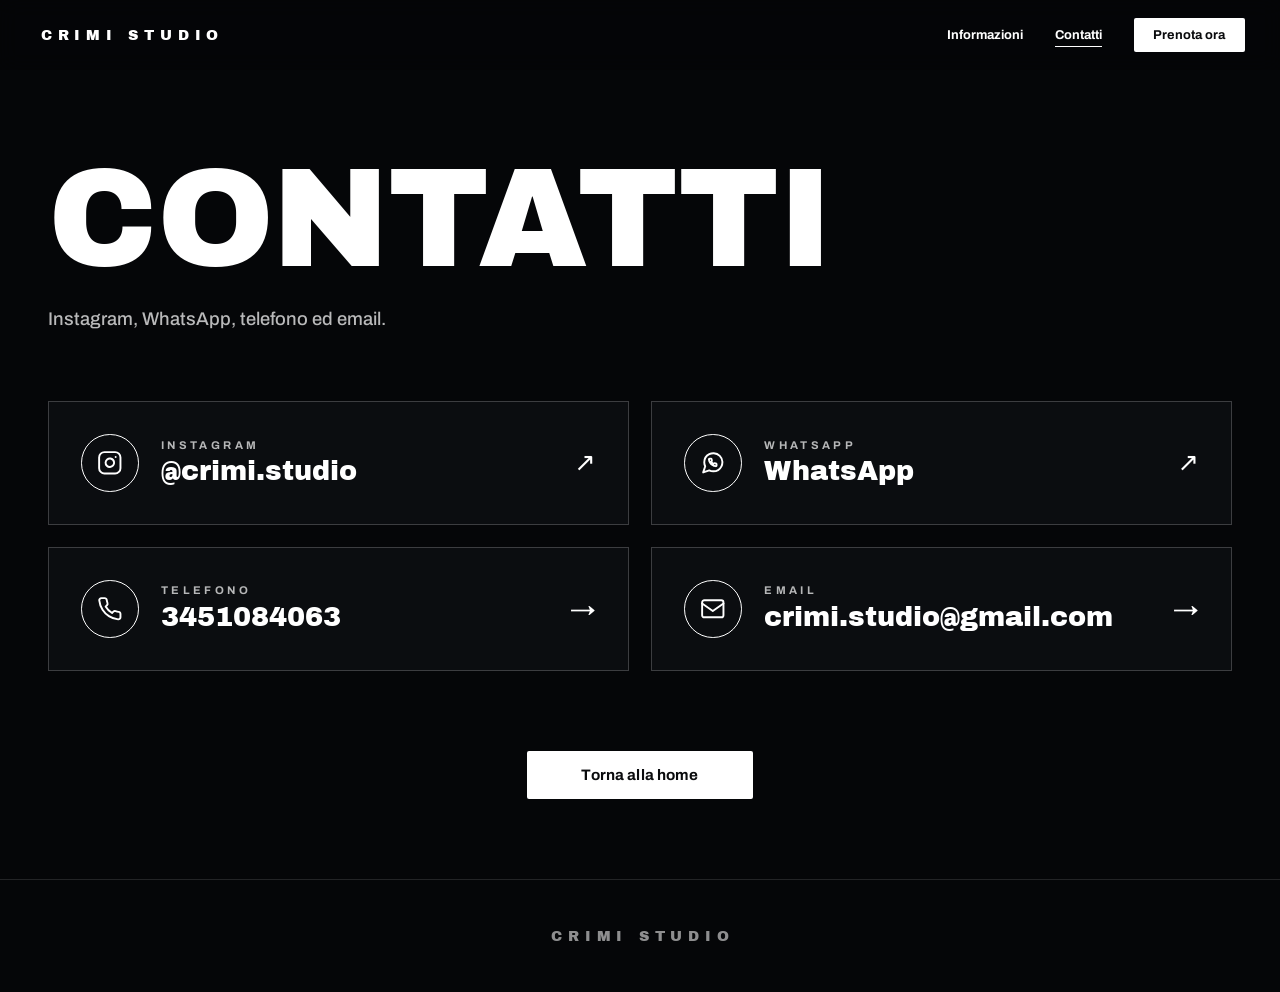
<file: contact.html>
<!doctype html>
<html lang="it">
<head>
  <meta charset="utf-8">
  <meta name="viewport" content="width=device-width, initial-scale=1">
  <title>Contatti | Crimi Studio</title>
  <meta name="description" content="Contatta Crimi Studio: Instagram, WhatsApp, telefono ed email.">
  <meta name="theme-color" content="#050608">

  <!--google fonts-->
  <link rel="preconnect" href="https://fonts.googleapis.com">
  <link rel="preconnect" href="https://fonts.gstatic.com" crossorigin>
  <link href="https://fonts.googleapis.com/css2?family=Archivo:wght@500;700;800&family=Archivo+Black&display=swap" rel="stylesheet">

  <!--css style-->
  <link rel="stylesheet" href="style.css">
</head>

<body class="page-info">
  <!--navbar (sulle pagine interne è sempre leggibile)-->
  <header class="nav is-solid" id="nav">
    <a class="nav-brand" href="./index.html">CRIMI STUDIO</a>

    <nav class="nav-links" aria-label="Menu principale">
      <a href="./info.html">Informazioni</a>
      <a href="./contact.html" aria-current="page">Contatti</a>
    </nav>

    <a class="btn-cream btn-nav" href="./prenota.html">Prenota ora</a>
  </header>

  <main>
    <!--intestazione-->
    <section class="info-hero">
      <h1 class="info-title" data-reveal>CONTATTI</h1>
      <p class="info-lead" data-reveal style="--d: 0.12s">Instagram, WhatsApp, telefono ed email.</p>
    </section>

    <!--i quattro contatti-->
    <section class="contact-section" aria-label="Contatti">
      <div class="contact-grid">

        <!--instagram-->
        <a class="contact-card" href="https://www.instagram.com/crimi.studio/" target="_blank" rel="noopener" data-reveal style="--d: 0s">
          <span class="contact-icon" aria-hidden="true">
            <svg viewBox="0 0 24 24" fill="none" stroke="currentColor" stroke-width="1.8" stroke-linecap="round" stroke-linejoin="round">
              <rect x="2" y="2" width="20" height="20" rx="5" ry="5"></rect>
              <path d="M16 11.37A4 4 0 1 1 12.63 8 4 4 0 0 1 16 11.37z"></path>
              <line x1="17.5" y1="6.5" x2="17.51" y2="6.5"></line>
            </svg>
          </span>
          <span class="contact-text">
            <span class="contact-label">Instagram</span>
            <span class="contact-value">@crimi.studio</span>
          </span>
          <span class="contact-arrow" aria-hidden="true">&#8599;</span>
        </a>

        <!--whatsapp-->
        <a class="contact-card" href="https://wa.me/393451084063" target="_blank" rel="noopener" data-reveal style="--d: 0.12s">
          <span class="contact-icon" aria-hidden="true">
            <svg viewBox="0 0 24 24" fill="none" stroke="currentColor" stroke-width="1.8" stroke-linecap="round" stroke-linejoin="round">
              <path d="M21 11.5a8.38 8.38 0 0 1-.9 3.8 8.5 8.5 0 0 1-7.6 4.7 8.38 8.38 0 0 1-3.8-.9L3 21l1.9-5.7a8.38 8.38 0 0 1-.9-3.8 8.5 8.5 0 0 1 4.7-7.6 8.38 8.38 0 0 1 3.8-.9h.5a8.48 8.48 0 0 1 8 8v.5z"></path>
              <g transform="translate(7.6 7.3) scale(0.36)">
                <path stroke-width="4.8" d="M22 16.92v3a2 2 0 0 1-2.18 2 19.79 19.79 0 0 1-8.63-3.07 19.5 19.5 0 0 1-6-6 19.79 19.79 0 0 1-3.07-8.67A2 2 0 0 1 4.11 2h3a2 2 0 0 1 2 1.72 12.84 12.84 0 0 0 .7 2.81 2 2 0 0 1-.45 2.11L8.09 9.91a16 16 0 0 0 6 6l1.27-1.27a2 2 0 0 1 2.11-.45 12.84 12.84 0 0 0 2.81.7A2 2 0 0 1 22 16.92z"></path>
              </g>
            </svg>
          </span>
          <span class="contact-text">
            <span class="contact-label">WhatsApp</span>
            <span class="contact-value"> WhatsApp</span>
          </span>
          <span class="contact-arrow" aria-hidden="true">&#8599;</span>
        </a>

        <!--telefono-->
        <a class="contact-card" href="tel:+393451084063" data-reveal style="--d: 0.24s">
          <span class="contact-icon" aria-hidden="true">
            <svg viewBox="0 0 24 24" fill="none" stroke="currentColor" stroke-width="1.8" stroke-linecap="round" stroke-linejoin="round">
              <path d="M22 16.92v3a2 2 0 0 1-2.18 2 19.79 19.79 0 0 1-8.63-3.07 19.5 19.5 0 0 1-6-6 19.79 19.79 0 0 1-3.07-8.67A2 2 0 0 1 4.11 2h3a2 2 0 0 1 2 1.72 12.84 12.84 0 0 0 .7 2.81 2 2 0 0 1-.45 2.11L8.09 9.91a16 16 0 0 0 6 6l1.27-1.27a2 2 0 0 1 2.11-.45 12.84 12.84 0 0 0 2.81.7A2 2 0 0 1 22 16.92z"></path>
            </svg>
          </span>
          <span class="contact-text">
            <span class="contact-label">Telefono</span>
            <span class="contact-value">3451084063</span>
          </span>
          <span class="contact-arrow" aria-hidden="true">&#8594;</span>
        </a>

        <!--email-->
        <a class="contact-card" href="mailto:crimi.studio@gmail.com" data-reveal style="--d: 0.36s">
          <span class="contact-icon" aria-hidden="true">
            <svg viewBox="0 0 24 24" fill="none" stroke="currentColor" stroke-width="1.8" stroke-linecap="round" stroke-linejoin="round">
              <rect x="2" y="4" width="20" height="16" rx="2"></rect>
              <path d="m22 7-10 7L2 7"></path>
            </svg>
          </span>
          <span class="contact-text">
            <span class="contact-label">Email</span>
            <span class="contact-value">crimi.studio@gmail.com</span>
          </span>
          <span class="contact-arrow" aria-hidden="true">&#8594;</span>
        </a>

      </div>
    </section>

    <div class="back-wrap">
      <a href="./index.html" class="btn-cream btn-wide">Torna alla home</a>
    </div>
  </main>

  <footer class="footer footer-short">
    <p>CRIMI STUDIO</p>
  </footer>

  <!--js del sito-->
  <script src="script.js"></script>
</body>
</html>
</file>
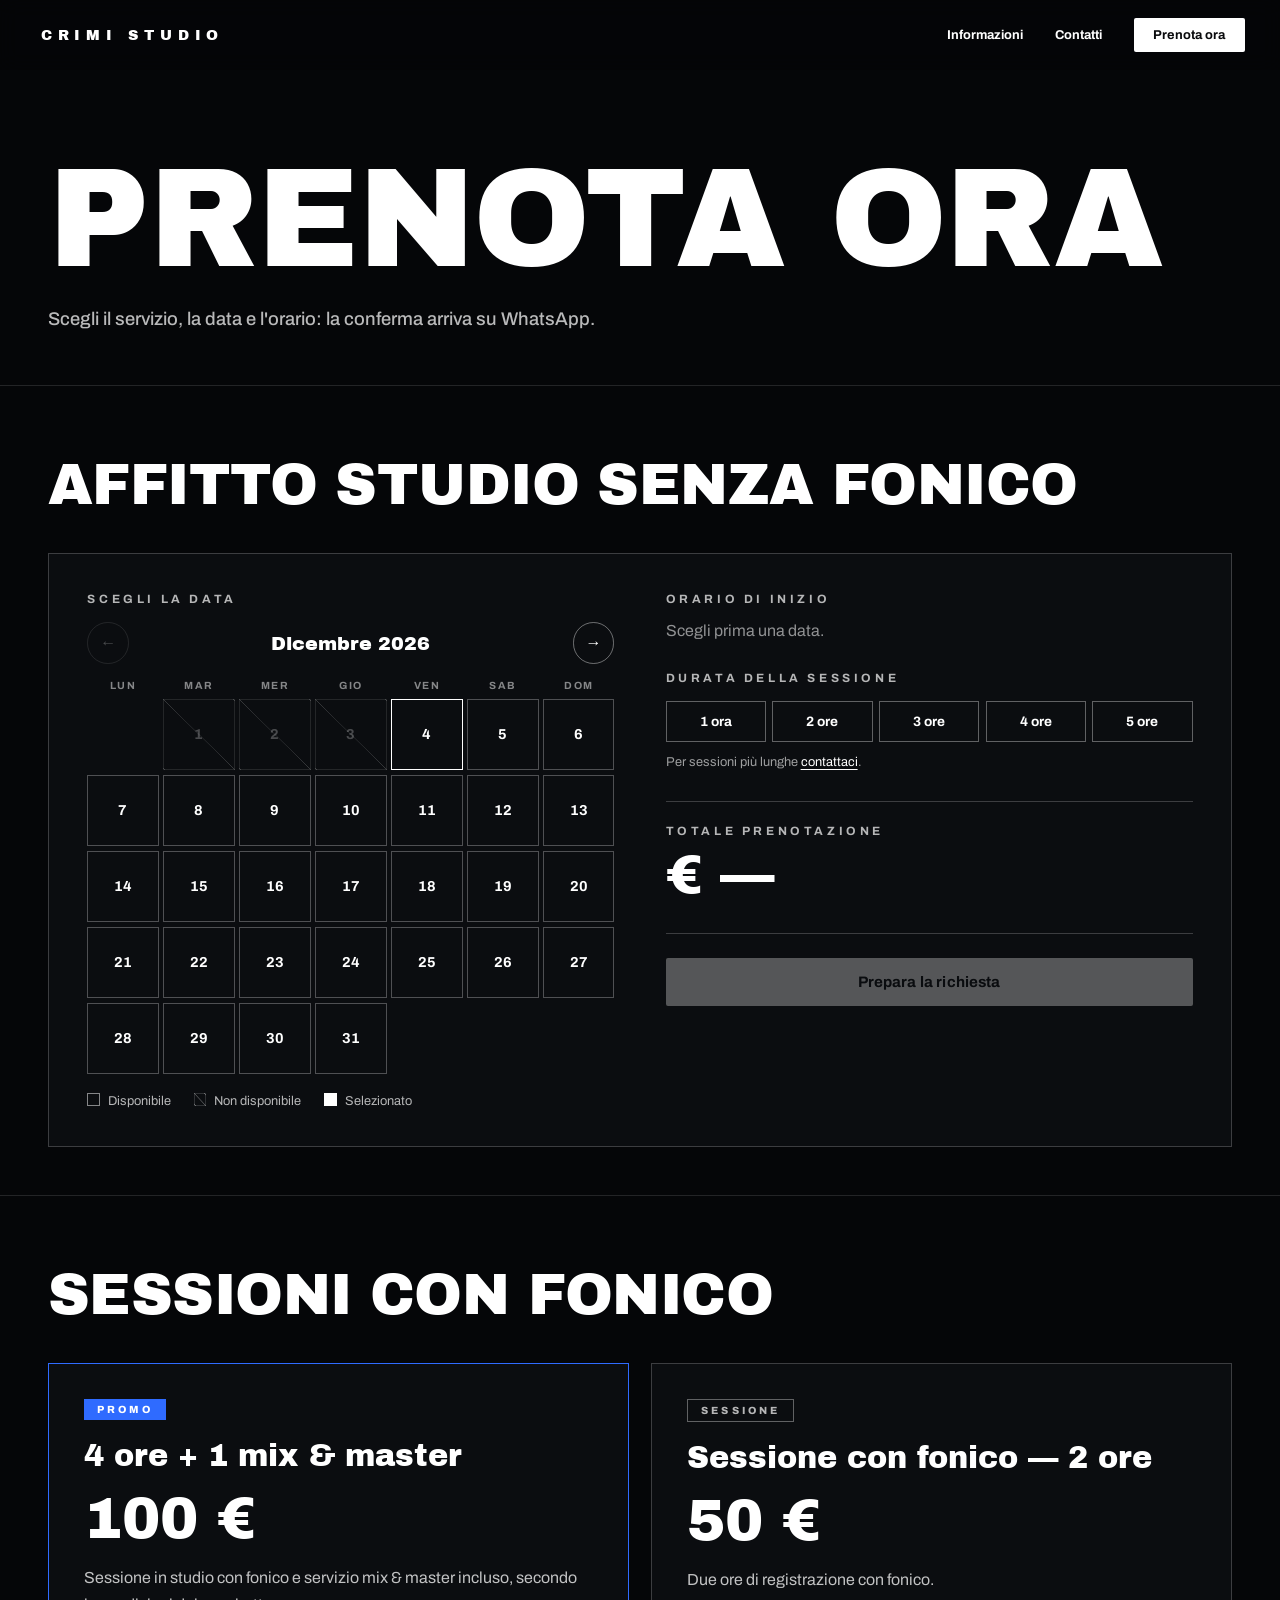
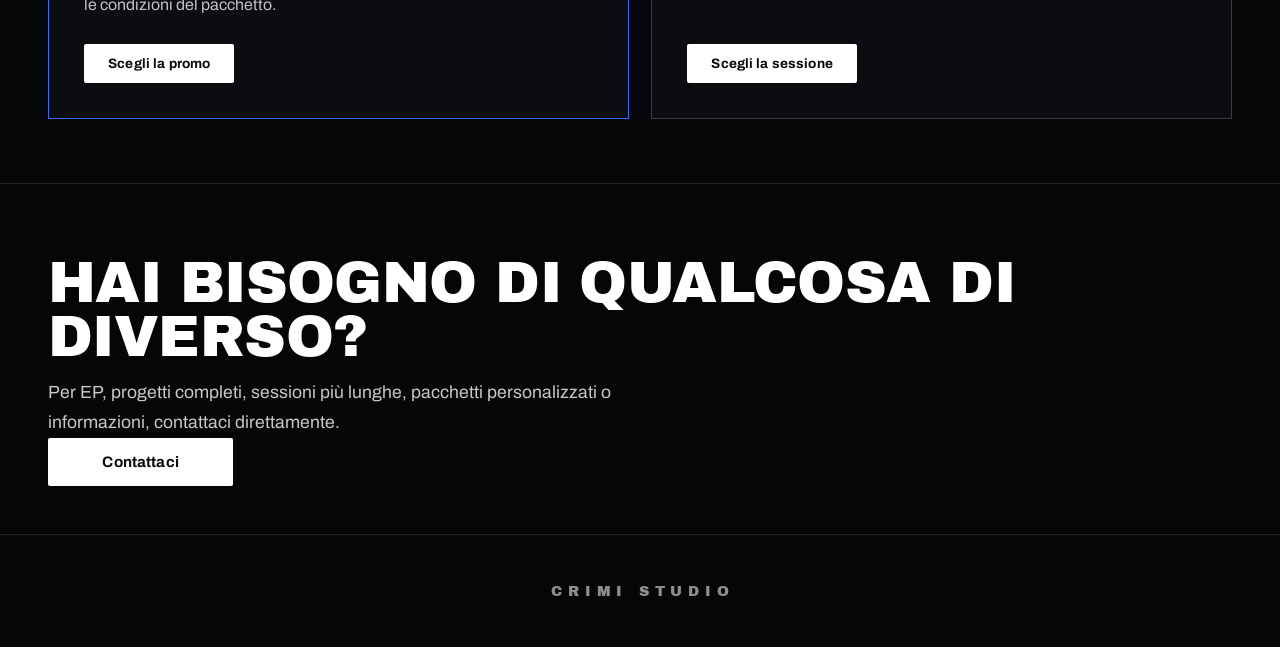
<file: prenota.html>
<!doctype html>
<html lang="it">
<head>
  <meta charset="utf-8">
  <meta name="viewport" content="width=device-width, initial-scale=1">
  <title>Prenota ora | Crimi Studio</title>
  <meta name="description" content="Prenota Crimi Studio: affitto studio senza fonico, sessioni con fonico e mix & master.">
  <meta name="theme-color" content="#050608">

  <!--google fonts-->
  <link rel="preconnect" href="https://fonts.googleapis.com">
  <link rel="preconnect" href="https://fonts.gstatic.com" crossorigin>
  <link href="https://fonts.googleapis.com/css2?family=Archivo:wght@500;700;800&family=Archivo+Black&display=swap" rel="stylesheet">

  <!--css style-->
  <link rel="stylesheet" href="style.css">
</head>

<body class="page-info page-book">
  <!--navbar (sulle pagine interne è sempre leggibile)-->
  <header class="nav is-solid" id="nav">
    <a class="nav-brand" href="./index.html">CRIMI STUDIO</a>

    <nav class="nav-links" aria-label="Menu principale">
      <a href="./info.html">Informazioni</a>
      <a href="./contact.html">Contatti</a>
    </nav>

    <a class="btn-cream btn-nav" href="./prenota.html">Prenota ora</a>
  </header>

  <main>
    <!--intestazione-->
    <section class="info-hero">
      <h1 class="info-title" data-reveal>PRENOTA ORA</h1>
      <p class="info-lead" data-reveal style="--d: 0.12s">Scegli il servizio, la data e l'orario: la conferma arriva su WhatsApp.</p>
    </section>

    <!-- ============ 01 — AFFITTO SENZA FONICO ============ -->
    <section class="book-section" id="affitto" aria-labelledby="t-affitto">
      <header class="book-head" data-reveal>
        <h2 class="book-title" id="t-affitto">Affitto studio senza fonico</h2>
      </header>

      <div class="book-panel" data-reveal>
        <!--colonna sinistra: calendario-->
        <div class="book-col">
          <h3 class="book-step">Scegli la data</h3>

          <div class="cal" id="cal">
            <div class="cal-bar">
              <button class="cal-nav" id="calPrev" type="button" aria-label="Mese precedente">&#8592;</button>
              <p class="cal-month" id="calTitle" aria-live="polite"></p>
              <button class="cal-nav" id="calNext" type="button" aria-label="Mese successivo">&#8594;</button>
            </div>

            <div class="cal-week" aria-hidden="true">
              <span>Lun</span><span>Mar</span><span>Mer</span><span>Gio</span><span>Ven</span><span>Sab</span><span>Dom</span>
            </div>

            <div class="cal-grid" id="calGrid"></div>
          </div>

          <ul class="cal-legend" aria-label="Legenda del calendario">
            <li><i class="lg lg-free"></i>Disponibile</li>
            <li><i class="lg lg-off"></i>Non disponibile</li>
            <li><i class="lg lg-sel"></i>Selezionato</li>
          </ul>
        </div>

        <!--colonna destra: orario, durata, totale-->
        <div class="book-col">
          <h3 class="book-step">Orario di inizio</h3>
          <div class="slots" id="slots" role="group" aria-label="Orario di inizio"></div>

          <fieldset class="duration">
            <legend class="book-step">Durata della sessione</legend>
            <div class="seg" id="durGroup">
              <label><input type="radio" name="durata" value="1"><span>1 ora</span></label>
              <label><input type="radio" name="durata" value="2"><span>2 ore</span></label>
              <label><input type="radio" name="durata" value="3"><span>3 ore</span></label>
              <label><input type="radio" name="durata" value="4"><span>4 ore</span></label>
              <label><input type="radio" name="durata" value="5"><span>5 ore</span></label>
            </div>
            <p class="dur-note">Per sessioni più lunghe <a href="./contact.html">contattaci</a>.</p>
          </fieldset>

          <div class="total">
            <p class="total-label">Totale prenotazione</p>
            <p class="total-value" id="totalValue" aria-live="polite">€ —</p>
          </div>

          <button class="btn-cream btn-wide btn-block" id="rentBtn" type="button" disabled>Prepara la richiesta</button>
        </div>
      </div>
    </section>

    <!-- ============ 02 — SESSIONI CON FONICO ============ -->
    <section class="book-section" id="fonico" aria-labelledby="t-fonico">
      <header class="book-head" data-reveal>
        <h2 class="book-title" id="t-fonico">Sessioni con fonico</h2>
      </header>

      <div class="offers">
        <article class="offer offer-promo" data-reveal>
          <p class="offer-tag">Promo</p>
          <h3 class="offer-name">4 ore + 1 mix &amp; master</h3>
          <p class="offer-price">100 €</p>
          <p class="offer-text">Sessione in studio con fonico e servizio mix &amp; master incluso, secondo le condizioni del pacchetto.</p>
          <button class="btn-cream offer-btn" type="button"
                  data-name="Promo: 4 ore + 1 mix & master" data-price="100" data-hours="4">Scegli la promo</button>
        </article>

        <article class="offer" data-reveal style="--d: 0.15s">
          <p class="offer-tag offer-tag-plain">Sessione</p>
          <h3 class="offer-name">Sessione con fonico — 2 ore</h3>
          <p class="offer-price">50 €</p>
          <p class="offer-text">Due ore di registrazione con fonico.</p>
          <button class="btn-cream offer-btn" type="button"
                  data-name="Sessione con fonico — 2 ore" data-price="50" data-hours="2">Scegli la sessione</button>
        </article>
      </div>

      <p class="offer-note" id="offerNote" role="status"></p>
    </section>

    <!-- ============ 04 — QUALCOSA DI DIVERSO ============ -->
    <section class="book-section book-last" id="altro" aria-labelledby="t-altro">
      <div class="book-other" data-reveal>
        <h2 class="book-title" id="t-altro">Hai bisogno di qualcosa di diverso?</h2>
        <p class="book-text">Per EP, progetti completi, sessioni più lunghe, pacchetti personalizzati o informazioni, contattaci direttamente.</p>
        <a class="btn-cream btn-wide" href="./contact.html">Contattaci</a>
      </div>
    </section>
  </main>

  <footer class="footer footer-short">
    <p>CRIMI STUDIO</p>
  </footer>

  <!-- ============ POPUP DI CONFERMA WHATSAPP ============ -->
  <dialog class="bk-dialog" id="bkDialog" aria-labelledby="bkTitle">
    <button class="lb-close" id="bkClose" type="button" aria-label="Chiudi">CHIUDI</button>

    <h2 class="bk-title" id="bkTitle">Richiesta pronta!</h2>
    <p class="bk-sub">La tua richiesta di prenotazione è stata preparata.</p>

    <dl class="bk-sum">
      <div><dt>Servizio</dt><dd id="sumService"></dd></div>
      <div><dt>Data</dt><dd id="sumDate"></dd></div>
      <div><dt>Orario e durata</dt><dd id="sumTime"></dd></div>
      <div class="bk-total"><dt>Totale</dt><dd id="sumTotal"></dd></div>
    </dl>

    <a class="btn-cream btn-wide btn-block" id="bkWhatsapp" href="#" target="_blank" rel="noopener">Richiedi conferma su WhatsApp</a>
    <p class="bk-fine">La prenotazione non è definitiva finché lo studio non conferma la disponibilità.</p>
  </dialog>

  <!--js del sito-->
  <script src="script.js"></script>
  <!--js della prenotazione (qui si cambiano tariffe, orari e giorni bloccati)-->
  <script src="prenota.js"></script>
</body>
</html>
</file>
<file: style.css>
/* =========================================================
   CRIMI STUDIO - style.css
   ========================================================= */

/* ---------- 1. Variabili ---------- */
:root {
  --black: #050608;
  --cream: #ffffff;      
  --blue: #2f6bff;       
  --veil: 0.45;          
  --font: "Archivo", system-ui, sans-serif;
  --display: "Archivo Black", "Archivo", sans-serif;
}

/* ---------- 2. Base ---------- */
*,
*::before,
*::after {
  box-sizing: border-box;
}

html {
  scroll-behavior: smooth;
  background: var(--black);
}

body {
  margin: 0;
  background: var(--black);
  color: var(--cream);
  font-family: var(--font);
  overflow-x: hidden;
}

a {
  color: inherit;
  text-decoration: none;
}

a:focus-visible {
  outline: 2px solid var(--blue);
  outline-offset: 3px;
}

/* ---------- 3. Pulsanti crema ---------- */
.btn-cream {
  display: inline-block;
  padding: 0.75rem 1.5rem;
  background: var(--cream);
  color: #0a0b0d;
  font-family: var(--font);
  font-weight: 700;
  font-size: 0.85rem;
  letter-spacing: 0.01em;
  border-radius: 2px;
  transition: background-color 0.3s ease, color 0.3s ease, transform 0.3s ease;
}

.btn-cream:hover,
.btn-cream:focus-visible {
  background: var(--blue);
  color: #fff;
  transform: translateY(-2px);
}

.btn-wide {
  padding: 1rem 3.4rem;
  font-size: 0.95rem;
}

/* ---------- 4. Navbar ---------- */
.nav {
  position: fixed;
  top: 0;
  left: 0;
  right: 0;
  z-index: 50;
  display: flex;
  align-items: center;
  gap: 2rem;
  padding: 1.1rem clamp(1rem, 3vw, 2.2rem);
  transition: background-color 0.4s ease, backdrop-filter 0.4s ease;
}

.nav.is-solid {
  background: rgba(5, 6, 8, 0.72);
  -webkit-backdrop-filter: blur(10px);
  backdrop-filter: blur(10px);
}

/* Stile del brand identico al footer */
.nav-brand {
  font-family: var(--display);
  font-weight: 400;
  font-size: 0.9rem;
  letter-spacing: 0.4em;
  padding-left: 0.4em;
  text-transform: uppercase;
}

.nav-links {
  display: flex;
  gap: 2rem;
  margin-left: auto;
  font-weight: 700;
  font-size: 0.8rem;
}

.nav-links a {
  position: relative;
  padding: 0.2rem 0;
}

.nav-links a::after {
  content: "";
  position: absolute;
  left: 0;
  right: 0;
  bottom: -2px;
  height: 1px;
  background: var(--cream);
  transform: scaleX(0);
  transform-origin: left;
  transition: transform 0.3s ease;
}

.nav-links a:hover::after,
.nav-links a:focus-visible::after {
  transform: scaleX(1);
}

.btn-nav {
  padding: 0.65rem 1.2rem;
  font-size: 0.8rem;
}

/* Pulsante Hamburger (inizialmente nascosto su desktop) */
.nav-toggle {
  display: none;
  background: transparent;
  border: none;
  cursor: pointer;
  padding: 0.5rem;
  z-index: 60;
}

.nav-toggle span {
  display: block;
  width: 24px;
  height: 2px;
  background: var(--cream);
  margin: 5px 0;
  transition: transform 0.3s ease, opacity 0.3s ease;
}

/* ---------- 5. Hero ---------- */
.hero-track {
  position: relative;
  height: 200vh;
  height: 200svh;
}

.hero {
  position: sticky;
  top: 0;
  height: 100vh;
  height: 100svh;
  overflow: hidden;
  background: var(--black);
  
  /* Fix accelerazione hardware per prevenire crash GPU e schermata bianca su mobile */
  -webkit-backface-visibility: hidden;
  backface-visibility: hidden;
  -webkit-transform: translateZ(0);
  transform: translateZ(0);
}

.hero-media {
  position: absolute;
  inset: 0;
  z-index: 2;
  clip-path: inset(0 0 var(--cut, 0%) 0);
  -webkit-backface-visibility: hidden;
  backface-visibility: hidden;
}

.hero-video {
  position: absolute;
  inset: 0;
  width: 100%;
  height: 100%;
  object-fit: cover;
}

.hero-shade {
  position: absolute;
  inset: 0;
  background:
    linear-gradient(180deg, rgba(5, 6, 8, 0.55) 0%, rgba(5, 6, 8, 0) 28%, rgba(5, 6, 8, 0) 70%, rgba(5, 6, 8, 0.35) 100%),
    rgba(5, 6, 8, var(--veil));
  pointer-events: none;
}

/* ---------- 6. Logo gigante ---------- */
.hero-logo-wrap {
  position: absolute;
  left: 50%;
  top: 44%;
  z-index: 2;
  margin: 0;
  width: min(70vw, 110vh);
  transform: translate3d(-50%, calc(-50% + var(--ly, 0px)), 0);
  will-change: transform;
  line-height: 0;

  /* Fix rendering grafico su smartphone */
  -webkit-backface-visibility: hidden;
  backface-visibility: hidden;
  -webkit-perspective: 1000;
  perspective: 1000;
}

.hero-logo {
  display: block;
  width: 100%;
  height: auto;
  filter: drop-shadow(0 6px 30px rgba(0, 0, 0, 0.45));
  animation: logo-in 1.2s cubic-bezier(0.2, 0.7, 0.2, 1) both;
}

/* Animazione ottimizzata per evitare glitch di memoria GPU su browser mobile */
@keyframes logo-in {
  from {
    opacity: 0;
    transform: scale(1.05);
  }
  to {
    opacity: 1;
    transform: scale(1);
  }
}

.scroll-cue {
  position: absolute;
  left: 50%;
  bottom: 2rem;
  z-index: 2;
  display: flex;
  flex-direction: column;
  align-items: center;
  gap: 0.7rem;
  transform: translateX(-50%);
  opacity: var(--cue, 1);
  font-weight: 700;
  font-size: 0.65rem;
  letter-spacing: 0.4em;
  padding-left: 0.4em;
}

.scroll-cue i {
  position: relative;
  display: block;
  width: 1px;
  height: 44px;
  overflow: hidden;
  background: rgba(255, 255, 255, 0.25);
}

.scroll-cue i::after {
  content: "";
  position: absolute;
  top: -45%;
  left: 0;
  width: 1px;
  height: 45%;
  background: var(--cream);
  animation: cue-drop 2.2s ease-in-out infinite;
}

@keyframes cue-drop {
  to { top: 110%; }
}

.video-toggle {
  position: absolute;
  left: clamp(1rem, 3vw, 2.2rem);
  bottom: 2rem;
  z-index: 3;
  padding: 0.55rem 0.9rem 0.55rem 1.2rem;
  background: rgba(5, 6, 8, 0.35);
  color: var(--cream);
  border: 1px solid rgba(255, 255, 255, 0.45);
  font-family: var(--font);
  font-weight: 700;
  font-size: 0.65rem;
  letter-spacing: 0.3em;
  cursor: pointer;
  transition: background-color 0.3s ease, color 0.3s ease;
}

.video-toggle:hover,
.video-toggle:focus-visible {
  background: var(--cream);
  color: #0a0b0d;
}

.hero-bottom {
  position: absolute;
  left: 0;
  right: 0;
  bottom: 0;
  z-index: 1;
  display: flex;
  flex-direction: column;
  align-items: center;
  gap: clamp(1.4rem, 4vh, 2.4rem);
  padding-bottom: clamp(1.6rem, 6vh, 3.4rem);
}

.marquee {
  width: 100%;
  overflow: hidden;
  font-family: var(--display);
  font-size: clamp(1.1rem, 2.4vw, 1.9rem);
  letter-spacing: 0.01em;
  white-space: nowrap;
}

.marquee-track {
  display: inline-flex;
  animation: marquee 30s linear infinite;
  will-change: transform;
}

.marquee-track span {
  padding-right: 3rem;
}

@keyframes marquee {
  to { transform: translateX(-50%); }
}

/* ---------- 8. Footer ---------- */
.footer {
  display: flex;
  align-items: center;
  justify-content: center;
  min-height: 38vh;
  text-align: center;
  border-top: 1px solid rgba(255, 255, 255, 0.12);
}

.footer p {
  margin: 0;
  font-family: var(--display);
  font-size: 0.9rem;
  letter-spacing: 0.4em;
  padding-left: 0.4em;
  color: rgba(255, 255, 255, 0.55);
}

/* ---------- 9. Responsive & Menu a Tendina Mobile ---------- */
@media (max-width: 859.98px) {
  .nav {
    padding: 0.9rem 1rem;
    gap: 0.5rem;
    justify-content: space-between;
    flex-wrap: nowrap;
  }

  /* Testo brand inalterabile e mai a capo */
  .nav-brand {
    font-size: 0.72rem;
    letter-spacing: 0.15em;
    padding-left: 0;
    white-space: nowrap;
    flex-shrink: 0;
  }

  /* Pulsante Prenota compatto affiancato all'hamburger */
  .btn-nav {
    display: inline-flex;
    align-items: center;
    justify-content: center;
    white-space: nowrap;
    flex-shrink: 0;
    margin-left: auto;
    margin-right: 0.25rem;
    padding: 0.45rem 0.65rem;
    font-size: 0.68rem;
  }

  /* Pulsante Hamburger */
  .nav-toggle {
    display: block;
    flex-shrink: 0;
    padding: 0.25rem;
  }

  /* Menu a TENDINA mobile ancorato sotto la navbar */
  .nav-links {
    position: absolute;
    top: 100%;
    left: 0;
    right: 0;
    background: rgba(5, 6, 8, 0.96);
    -webkit-backdrop-filter: blur(14px);
    backdrop-filter: blur(14px);
    border-bottom: 1px solid rgba(255, 255, 255, 0.15);
    flex-direction: column;
    align-items: center;
    gap: 1.4rem;
    padding: 2rem 1rem;
    font-size: 1rem;
    letter-spacing: 0.1em;
    text-transform: uppercase;
    
    opacity: 0;
    visibility: hidden;
    pointer-events: none;
    transform: translateY(-12px);
    transition: opacity 0.3s ease, transform 0.3s ease, visibility 0.3s;
    z-index: 55;
    margin-left: 0;
  }

  .nav-links.is-open {
    opacity: 1;
    visibility: visible;
    pointer-events: auto;
    transform: translateY(0);
  }

  .nav-links a {
    padding: 0.5rem 0;
    width: 100%;
    text-align: center;
  }

  /* Animazione hamburger in X */
  .nav-toggle.is-active span:nth-child(1) {
    transform: translateY(7px) rotate(45deg);
  }
  .nav-toggle.is-active span:nth-child(2) {
    opacity: 0;
  }
  .nav-toggle.is-active span:nth-child(3) {
    transform: translateY(-7px) rotate(-45deg);
  }
}

@media (max-width: 599.98px) {
  .hero-logo-wrap {
    width: 96vw;
    top: 40%;
  }

  .btn-wide {
    padding: 0.95rem 2.4rem;
  }
}

/* ---------- 10. Accessibilità ---------- */
@media (prefers-reduced-motion: reduce) {
  html {
    scroll-behavior: auto;
  }

  .hero-logo,
  .marquee-track,
  .scroll-cue i::after {
    animation: none;
  }
}


/* =========================================================
   11. PAGINA informazioni.html
   ========================================================= */
.js [data-reveal] {
  opacity: 0;
  transform: translateY(18px);
  transition:
    opacity 0.9s ease var(--d, 0s),
    transform 0.9s cubic-bezier(0.2, 0.7, 0.2, 1) var(--d, 0s);
}

.js [data-reveal].is-visible {
  opacity: 1;
  transform: none;
}

.info-hero {
  max-width: 1400px;
  margin: 0 auto;
  padding: clamp(7rem, 17vh, 10rem) clamp(1rem, 4vw, 3rem) 3.5rem;
}

.info-title {
  margin: 0;
  font-family: var(--display);
  font-weight: 400;
  font-size: clamp(2.6rem, 11vw, 9rem);
  line-height: 0.95;
  letter-spacing: -0.01em;
}

.info-lead {
  margin: 1.4rem 0 0;
  font-size: 1.15rem;
  font-weight: 500;
  color: rgba(255, 255, 255, 0.72);
}

.info-jump {
  display: flex;
  gap: 2rem;
  margin-top: 2rem;
  font-weight: 700;
  font-size: 0.8rem;
  letter-spacing: 0.2em;
  text-transform: uppercase;
}

.info-jump a {
  position: relative;
  padding-bottom: 0.3rem;
  border-bottom: 1px solid rgba(255, 255, 255, 0.35);
  transition: border-color 0.3s ease, color 0.3s ease;
}

.info-jump a:hover,
.info-jump a:focus-visible {
  color: var(--blue);
  border-color: var(--blue);
}

.nav-links a[aria-current="page"]::after {
  transform: scaleX(1);
}

.sede {
  max-width: 1400px;
  margin: 0 auto;
  padding: 5rem clamp(1rem, 4vw, 3rem) 6rem;
  border-top: 1px solid rgba(255, 255, 255, 0.12);
  scroll-margin-top: 3rem;
}

.sede-head {
  display: grid;
  grid-template-columns: 1fr auto;
  grid-template-areas:
    "num  num"
    "city address"
    "city button";
  align-items: end;
  column-gap: 3rem;
  row-gap: 1.2rem;
  margin-bottom: 3.5rem;
}

.sede-num {
  grid-area: num;
  margin: 0;
  font-family: var(--display);
  font-size: 0.9rem;
  letter-spacing: 0.3em;
  color: var(--blue);
}

.sede-city {
  grid-area: city;
  margin: 0;
  font-family: var(--display);
  font-weight: 400;
  font-size: clamp(2.4rem, 8.5vw, 6.8rem);
  line-height: 1;
  overflow-wrap: anywhere;
}

.sede-address {
  grid-area: address;
  justify-self: end;
  font-style: normal;
  font-weight: 700;
  font-size: 1.15rem;
  text-align: right;
}

.sede-head .btn-cream {
  grid-area: button;
  justify-self: end;
}

.gallery {
  display: grid;
  grid-template-columns: repeat(3, 1fr);
  gap: clamp(0.8rem, 2vw, 1.6rem);
  padding-bottom: 5rem;
}

.shot:nth-child(2) { margin-top: 3rem; }
.shot:nth-child(3) { margin-top: 6rem; }

.shot {
  position: relative;
  display: block;
  padding: 0;
  border: 0;
  overflow: hidden;
  aspect-ratio: 3 / 4;
  background: #0d0f12;
  cursor: zoom-in;
}

.shot img {
  display: block;
  width: 100%;
  height: 100%;
  object-fit: cover;
  filter: brightness(0.85);
  transition: transform 0.9s cubic-bezier(0.2, 0.7, 0.2, 1), filter 0.9s ease;
}

.shot:hover img,
.shot:focus-visible img {
  transform: scale(1.05);
  filter: brightness(1);
}

.shot::after {
  content: "INGRANDISCI";
  position: absolute;
  left: 1rem;
  bottom: 1rem;
  font-weight: 700;
  font-size: 0.65rem;
  letter-spacing: 0.3em;
  color: var(--cream);
  opacity: 0;
  transform: translateY(6px);
  transition: opacity 0.4s ease, transform 0.4s ease;
  text-shadow: 0 1px 8px rgba(0, 0, 0, 0.8);
}

.shot:hover::after,
.shot:focus-visible::after {
  opacity: 1;
  transform: none;
}

.page-info .back-wrap {
  margin: 1rem 0 5rem;
  text-align: center;
}

.footer-short {
  min-height: 0;
  padding: 3rem 1rem;
}

.lightbox {
  width: 100vw;
  height: 100vh;
  height: 100dvh;
  max-width: none;
  max-height: none;
  margin: 0;
  padding: 0;
  border: 0;
  background: transparent;
  color: var(--cream);
}

.lightbox[open] {
  display: flex;
  align-items: center;
  justify-content: center;
}

.lightbox::backdrop {
  background: rgba(5, 6, 8, 0.94);
}

body:has(dialog[open]) {
  overflow: hidden;
}

.lb-figure {
  margin: 0;
  text-align: center;
}

.lb-figure img {
  display: block;
  max-width: 88vw;
  max-height: 82vh;
  max-height: 82dvh;
  width: auto;
  height: auto;
  margin: 0 auto;
}

.lb-count {
  margin-top: 0.9rem;
  font-weight: 700;
  font-size: 0.7rem;
  letter-spacing: 0.3em;
  color: rgba(255, 255, 255, 0.7);
}

.lb-close {
  position: absolute;
  top: 1.2rem;
  right: clamp(1rem, 3vw, 2.2rem);
  padding: 0.6rem 0.9rem 0.6rem 1.2rem;
  background: transparent;
  color: var(--cream);
  border: 1px solid rgba(255, 255, 255, 0.45);
  font-family: var(--font);
  font-weight: 700;
  font-size: 0.65rem;
  letter-spacing: 0.3em;
  cursor: pointer;
  transition: background-color 0.3s ease, color 0.3s ease;
}

.lb-nav {
  position: absolute;
  top: 50%;
  width: 3rem;
  height: 3rem;
  transform: translateY(-50%);
  background: transparent;
  color: var(--cream);
  border: 1px solid rgba(255, 255, 255, 0.45);
  border-radius: 50%;
  font-size: 1.2rem;
  cursor: pointer;
  transition: background-color 0.3s ease, color 0.3s ease;
}

.lb-prev { left: clamp(0.6rem, 2vw, 1.6rem); }
.lb-next { right: clamp(0.6rem, 2vw, 1.6rem); }

.lb-close:hover,
.lb-close:focus-visible,
.lb-nav:hover,
.lb-nav:focus-visible {
  background: var(--cream);
  color: #0a0b0d;
}

@media (max-width: 799.98px) {
  .sede-head {
    grid-template-columns: 1fr;
    grid-template-areas:
      "num"
      "city"
      "address"
      "button";
    row-gap: 1rem;
  }

  .sede-address,
  .sede-head .btn-cream {
    justify-self: start;
    text-align: left;
  }

  .gallery {
    display: flex;
    gap: 0.8rem;
    margin: 0 calc(-1 * clamp(1rem, 4vw, 3rem));
    padding: 0 clamp(1rem, 4vw, 3rem) 2.5rem;
    overflow-x: auto;
    scroll-snap-type: x mandatory;
    -webkit-overflow-scrolling: touch;
  }

  .shot,
  .shot:nth-child(2),
  .shot:nth-child(3) {
    flex: 0 0 78%;
    margin-top: 0;
    scroll-snap-align: center;
  }

  .shot::after {
    opacity: 0;
  }

  .lb-nav {
    top: auto;
    bottom: 1.4rem;
    transform: none;
  }
}


/* =========================================================
   12. PAGINA contatti.html
   ========================================================= */
.contact-section {
  max-width: 1400px;
  margin: 0 auto;
  padding: 1rem clamp(1rem, 4vw, 3rem) 4rem;
}

.contact-grid {
  display: grid;
  grid-template-columns: repeat(2, 1fr);
  gap: clamp(0.8rem, 2vw, 1.4rem);
}

.contact-card {
  position: relative;
  z-index: 0;
  display: grid;
  grid-template-columns: auto 1fr auto;
  align-items: center;
  gap: 1.4rem;
  padding: clamp(1.3rem, 3vw, 2rem);
  overflow: hidden;
  border: 1px solid rgba(255, 255, 255, 0.2);
  background: #0b0d10;
  color: var(--cream);
  transition: color 0.4s ease, border-color 0.4s ease;
}

.contact-card::before {
  content: "";
  position: absolute;
  inset: 0;
  z-index: -1;
  background: var(--cream);
  transform: scaleY(0);
  transform-origin: bottom;
  transition: transform 0.45s cubic-bezier(0.2, 0.7, 0.2, 1);
}

.contact-card:hover,
.contact-card:focus-visible {
  color: #0a0b0d;
  border-color: var(--cream);
}

.contact-card:hover::before,
.contact-card:focus-visible::before {
  transform: scaleY(1);
}

.contact-icon {
  display: grid;
  place-items: center;
  width: 3.6rem;
  height: 3.6rem;
  border: 1px solid currentColor;
  border-radius: 50%;
  transition: transform 0.4s ease;
}

.contact-icon svg {
  width: 1.6rem;
  height: 1.6rem;
}

.contact-card:hover .contact-icon,
.contact-card:focus-visible .contact-icon {
  transform: rotate(-8deg) scale(1.06);
}

.contact-text {
  display: flex;
  flex-direction: column;
  gap: 0.35rem;
  min-width: 0;
}

.contact-label {
  font-weight: 700;
  font-size: 0.7rem;
  letter-spacing: 0.3em;
  text-transform: uppercase;
  opacity: 0.7;
}

.contact-value {
  font-family: var(--display);
  font-size: clamp(1.15rem, 2.5vw, 1.7rem);
  line-height: 1.15;
  overflow-wrap: anywhere;
}

.contact-arrow {
  font-size: 1.6rem;
  line-height: 1;
  transition: transform 0.4s ease;
}

.contact-card:hover .contact-arrow,
.contact-card:focus-visible .contact-arrow {
  transform: translateX(6px);
}

@media (max-width: 799.98px) {
  .contact-grid {
    grid-template-columns: 1fr;
  }
  .contact-icon {
    width: 3.1rem;
    height: 3.1rem;
  }
}


/* =========================================================
   13. PAGINA prenota.html
   ========================================================= */
.book-section {
  max-width: 1400px;
  margin: 0 auto;
  padding: 4.5rem clamp(1rem, 4vw, 3rem) 3rem;
  border-top: 1px solid rgba(255, 255, 255, 0.12);
}

.book-head {
  margin-bottom: 2.5rem;
}

.book-num {
  margin: 0 0 0.8rem;
  font-family: var(--display);
  font-size: 0.9rem;
  letter-spacing: 0.3em;
  color: var(--blue);
}

.book-title {
  margin: 0;
  font-family: var(--display);
  font-weight: 400;
  font-size: clamp(2.1rem, 8.6vw, 3.6rem);
  line-height: 0.95;
  letter-spacing: -0.01em;
  text-transform: uppercase;
}

.book-other .book-title {
  font-size: clamp(1.8rem, 4.6vw, 3.6rem);
}

.book-kicker {
  margin: 1.2rem 0 0;
  font-weight: 700;
  font-size: 0.75rem;
  letter-spacing: 0.3em;
  text-transform: uppercase;
  color: var(--cream);
}

.book-text {
  max-width: 62ch;
  margin: 0.8rem 0 0;
  font-size: 1.1rem;
  line-height: 1.7;
  color: rgba(255, 255, 255, 0.78);
}

.book-step {
  margin: 0 0 1rem;
  padding: 0;
  font-weight: 700;
  font-size: 0.75rem;
  letter-spacing: 0.3em;
  text-transform: uppercase;
  color: rgba(255, 255, 255, 0.7);
}

.book-panel {
  display: grid;
  grid-template-columns: 1fr 1fr;
  gap: clamp(1.5rem, 4vw, 3.5rem);
  padding: clamp(1.2rem, 3vw, 2.4rem);
  border: 1px solid rgba(255, 255, 255, 0.2);
  background: #0b0d10;
}

.btn-block {
  display: block;
  width: 100%;
  text-align: center;
  border: 0;
  cursor: pointer;
}

button.btn-cream {
  border: 0;
  cursor: pointer;
}

button.btn-cream:disabled {
  opacity: 0.3;
  cursor: not-allowed;
  transform: none;
}

button.btn-cream:disabled:hover {
  background: var(--cream);
  color: #0a0b0d;
}

.cal-bar {
  display: flex;
  align-items: center;
  justify-content: space-between;
  margin-bottom: 1rem;
}

.cal-month {
  margin: 0;
  font-family: var(--display);
  font-size: 1.2rem;
}

.cal-nav {
  width: 2.6rem;
  height: 2.6rem;
  background: transparent;
  color: var(--cream);
  border: 1px solid rgba(255, 255, 255, 0.4);
  border-radius: 50%;
  font-size: 1rem;
  cursor: pointer;
  transition: background-color 0.3s ease, color 0.3s ease;
}

.cal-nav:hover:not(:disabled),
.cal-nav:focus-visible {
  background: var(--cream);
  color: #0a0b0d;
}

.cal-nav:disabled {
  opacity: 0.25;
  cursor: not-allowed;
}

.cal-week,
.cal-grid {
  display: grid;
  grid-template-columns: repeat(7, 1fr);
  gap: 0.3rem;
}

.cal-week {
  margin-bottom: 0.5rem;
  text-align: center;
  font-weight: 700;
  font-size: 0.65rem;
  letter-spacing: 0.15em;
  text-transform: uppercase;
  color: rgba(255, 255, 255, 0.5);
}

.cal-day {
  aspect-ratio: 1;
  padding: 0;
  background: transparent;
  color: var(--cream);
  border: 1px solid rgba(255, 255, 255, 0.28);
  font-family: var(--font);
  font-weight: 700;
  font-size: 0.9rem;
  cursor: pointer;
  transition: background-color 0.25s ease, color 0.25s ease, border-color 0.25s ease;
}

.cal-day:hover:not(:disabled) {
  border-color: var(--blue);
  color: var(--blue);
}

.cal-day.is-today {
  border-color: var(--cream);
}

.cal-day.is-selected {
  background: var(--cream);
  border-color: var(--cream);
  color: #0a0b0d;
}

.cal-day.is-off,
.cal-day:disabled {
  border-color: rgba(255, 255, 255, 0.1);
  color: rgba(255, 255, 255, 0.25);
  background:
    linear-gradient(to top right, transparent calc(50% - 0.5px), rgba(255, 255, 255, 0.18) 50%, transparent calc(50% + 0.5px));
  cursor: not-allowed;
}

.cal-legend {
  display: flex;
  flex-wrap: wrap;
  gap: 0.5rem 1.4rem;
  margin: 1.2rem 0 0;
  padding: 0;
  list-style: none;
  font-size: 0.8rem;
  color: rgba(255, 255, 255, 0.7);
}

.lg {
  display: inline-block;
  width: 0.8rem;
  height: 0.8rem;
  margin-right: 0.5rem;
  vertical-align: -1px;
  border: 1px solid rgba(255, 255, 255, 0.5);
}

.lg-off {
  border-color: rgba(255, 255, 255, 0.15);
  background: linear-gradient(to top right, transparent 45%, rgba(255, 255, 255, 0.3) 50%, transparent 55%);
}

.lg-sel {
  background: var(--cream);
  border-color: var(--cream);
}

.slots {
  display: grid;
  grid-template-columns: repeat(auto-fill, minmax(5rem, 1fr));
  gap: 0.5rem;
  margin-bottom: 2rem;
}

.slots-empty {
  grid-column: 1 / -1;
  margin: 0;
  color: rgba(255, 255, 255, 0.55);
}

.slot {
  padding: 0.7rem 0;
  background: transparent;
  color: var(--cream);
  border: 1px solid rgba(255, 255, 255, 0.35);
  font-family: var(--font);
  font-weight: 700;
  font-size: 0.85rem;
  cursor: pointer;
  transition: background-color 0.25s ease, color 0.25s ease, border-color 0.25s ease;
}

.slot small {
  display: block;
  font-size: 0.55rem;
  letter-spacing: 0.2em;
  text-transform: uppercase;
  opacity: 0.6;
}

.slot:hover:not(:disabled) {
  border-color: var(--blue);
  color: var(--blue);
}

.slot.is-selected {
  background: var(--cream);
  border-color: var(--cream);
  color: #0a0b0d;
}

.slot:disabled {
  border-color: rgba(255, 255, 255, 0.1);
  color: rgba(255, 255, 255, 0.25);
  text-decoration: line-through;
  cursor: not-allowed;
}

.duration {
  margin: 0 0 2rem;
  padding: 0;
  border: 0;
  min-width: 0;
}

.seg {
  display: grid;
  grid-template-columns: repeat(5, 1fr);
  gap: 0.4rem;
}

.seg label {
  position: relative;
  display: block;
}

.seg input {
  position: absolute;
  inset: 0;
  opacity: 0;
  cursor: pointer;
  margin: 0;
}

.seg span {
  display: block;
  padding: 0.75rem 0.2rem;
  text-align: center;
  border: 1px solid rgba(255, 255, 255, 0.35);
  font-weight: 700;
  font-size: 0.85rem;
  transition: background-color 0.25s ease, color 0.25s ease, border-color 0.25s ease;
}

.seg input:hover + span {
  border-color: var(--blue);
  color: var(--blue);
}

.seg input:checked + span {
  background: var(--cream);
  border-color: var(--cream);
  color: #0a0b0d;
}

.dur-note {
  margin: 0.8rem 0 0;
  font-size: 0.8rem;
  color: rgba(255, 255, 255, 0.6);
}

.dur-note a {
  color: var(--cream);
  text-decoration: underline;
  text-underline-offset: 3px;
  transition: color 0.3s ease;
}

.dur-note a:hover,
.dur-note a:focus-visible {
  color: var(--blue);
}

.total {
  margin-bottom: 1.5rem;
  padding: 1.4rem 0;
  border-top: 1px solid rgba(255, 255, 255, 0.2);
  border-bottom: 1px solid rgba(255, 255, 255, 0.2);
}

.total-label {
  margin: 0;
  font-weight: 700;
  font-size: 0.75rem;
  letter-spacing: 0.3em;
  text-transform: uppercase;
  color: rgba(255, 255, 255, 0.7);
}

.total-value {
  margin: 0.4rem 0;
  font-family: var(--display);
  font-size: clamp(2.2rem, 5vw, 3.4rem);
  line-height: 1.1;
}

.total-note {
  margin: 0;
  font-weight: 700;
  font-size: 0.8rem;
  color: var(--blue);
}

.total-fine {
  margin: 0.6rem 0 0;
  font-size: 0.85rem;
  line-height: 1.5;
  color: rgba(255, 255, 255, 0.6);
}

.offers {
  display: grid;
  grid-template-columns: repeat(2, 1fr);
  gap: clamp(0.8rem, 2vw, 1.4rem);
}

.offer {
  display: flex;
  flex-direction: column;
  align-items: flex-start;
  padding: clamp(1.4rem, 3vw, 2.2rem);
  border: 1px solid rgba(255, 255, 255, 0.2);
  background: #0b0d10;
  transition: border-color 0.4s ease, transform 0.4s ease;
}

.offer:hover {
  border-color: var(--cream);
  transform: translateY(-4px);
}

.offer-promo {
  border-color: var(--blue);
}

.offer-tag {
  margin: 0 0 1.2rem;
  padding: 0.3rem 0.8rem;
  background: var(--blue);
  color: #fff;
  font-weight: 800;
  font-size: 0.65rem;
  letter-spacing: 0.3em;
  text-transform: uppercase;
}

.offer-tag-plain {
  background: transparent;
  color: rgba(255, 255, 255, 0.7);
  border: 1px solid rgba(255, 255, 255, 0.35);
}

.offer-name {
  margin: 0;
  font-family: var(--display);
  font-weight: 400;
  font-size: clamp(1.3rem, 2.6vw, 1.9rem);
  line-height: 1.15;
}

.offer-price {
  margin: 1rem 0;
  font-family: var(--display);
  font-size: clamp(2.4rem, 5vw, 3.6rem);
  line-height: 1;
  color: var(--cream);
}

.offer-text {
  flex: 1;
  margin: 0 0 1.6rem;
  line-height: 1.7;
  color: rgba(255, 255, 255, 0.75);
}

.bk-dialog {
  width: min(92vw, 520px);
  margin: auto;
  padding: clamp(1.6rem, 4vw, 2.4rem);
  border: 1px solid rgba(255, 255, 255, 0.3);
  background: #0b0d10;
  color: var(--cream);
}

.bk-dialog::backdrop {
  background: rgba(5, 6, 8, 0.9);
}

@media (max-width: 859.98px) {
  .book-panel,
  .offers {
    grid-template-columns: 1fr;
  }
}
</file>
